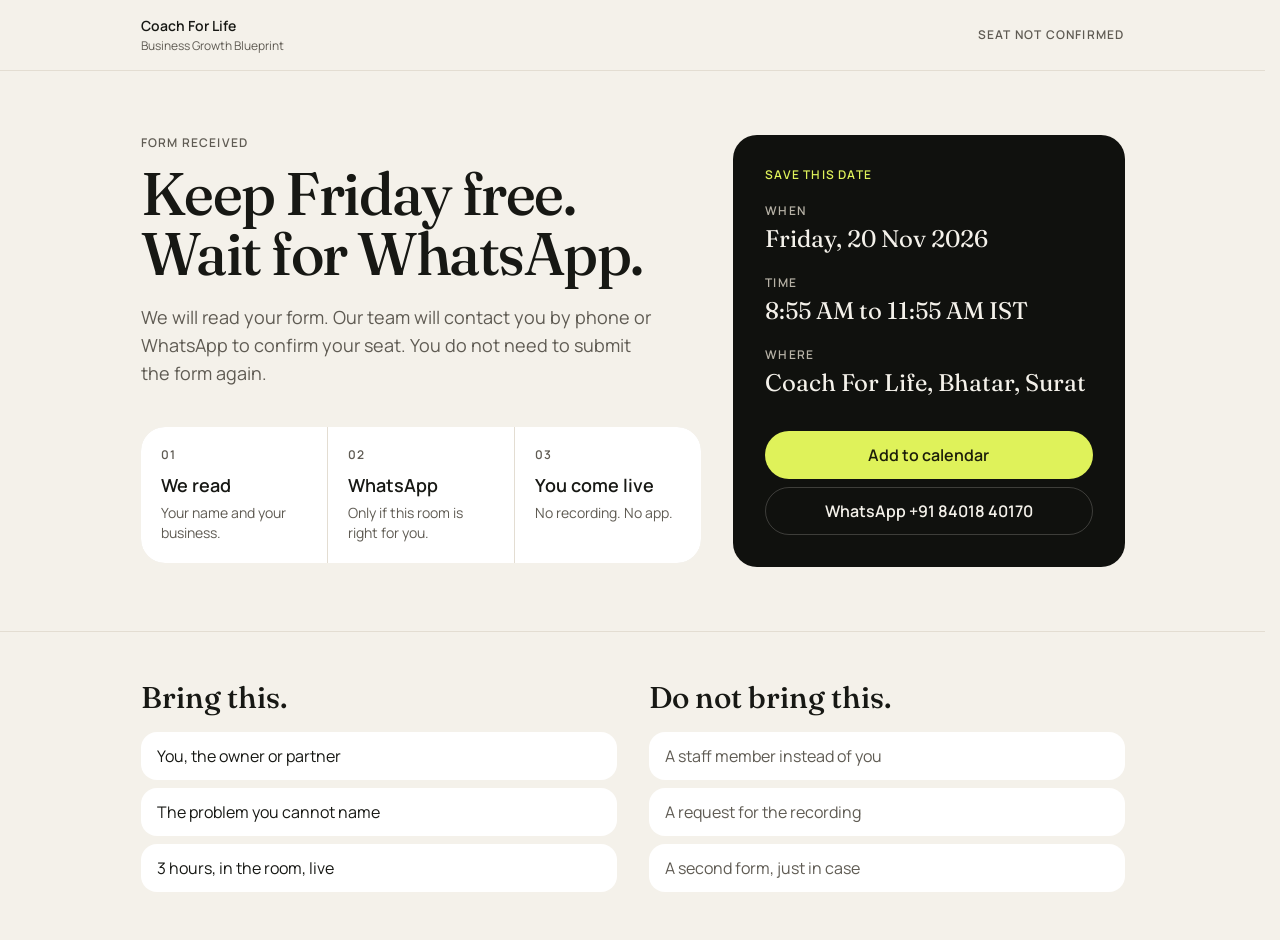
<file: business-growth-blueprint-2/thank-you/index.html>
<!doctype html><html lang="en"><head><meta charset="utf-8"><meta name="viewport" content="width=device-width,initial-scale=1"><title>Registration received | Business Growth Blueprint</title><meta name="description" content="A free live session for business owners with Bhavin J. Shah. Friday, 20 November 2026, 8:55 AM to 11:55 AM IST. Coach For Life, Bhatar, Surat."><link rel="canonical" href="https://www.bhavinjshah.com/business-growth-blueprint-2/thank-you/"><meta name="robots" content="noindex,follow"><meta property="og:title" content="Business Growth Blueprint with Bhavin J. Shah"><meta property="og:description" content="Find where your business is stuck. Free live intro on 20 November 2026 in Surat."><meta property="og:type" content="website"><meta property="og:url" content="https://www.bhavinjshah.com/business-growth-blueprint-2/thank-you/"><meta property="og:image" content="https://www.bhavinjshah.com/business-growth-blueprint-2/media/bhavin.jpg"><meta name="twitter:card" content="summary_large_image"><meta name="theme-color" content="#10110e"><link rel="icon" type="image/png" href="/assets/bhavin-hero-cutout.png"><link rel="preconnect" href="https://fonts.googleapis.com"><link rel="preconnect" href="https://fonts.gstatic.com" crossorigin><link rel="stylesheet" href="https://fonts.googleapis.com/css2?family=Fraunces:opsz,wght@9..144,500;9..144,620&family=Manrope:wght@400;500;600;700&display=swap"><link rel="stylesheet" href="/business-growth-blueprint-2/assets/landing.css?v=20261023"><script defer src="/business-growth-blueprint-2/assets/landing-coach-real.js?v=20261119-background1"></script><link rel="stylesheet" href="/business-growth-blueprint-2/assets/coach-portrait.css?v=20261119-background1"></head><body><div id="root"><main class="min-h-svh bg-bone text-ink"><header class="border-b border-line"><div class="mx-auto flex max-w-5xl items-center justify-between px-5 py-4"><a href="/business-growth-blueprint-2/" class="leading-none"><span class="block text-sm font-semibold">Coach For Life</span><span class="text-xs text-mute">Business Growth Blueprint</span></a><p class="text-xs font-semibold tracking-widest text-mute uppercase">Seat not confirmed</p></div></header><div class="mx-auto grid max-w-5xl gap-8 px-5 py-12 md:grid-cols-12 md:py-16"><div class="md:col-span-7"><p class="text-xs font-semibold tracking-widest text-mute uppercase">Form received</p><h1 class="font-serif mt-3 text-4xl font-medium tracking-tight md:text-6xl">Keep Friday free. Wait for WhatsApp.</h1><p class="mt-5 max-w-lg text-lg text-mute">We will read your form. Our team will contact you by phone or WhatsApp to confirm your seat. You do not need to submit the form again.</p><ol class="mt-10 grid gap-px overflow-hidden rounded-3xl bg-line sm:grid-cols-3"><li class="bg-sheet p-5"><p class="text-xs font-semibold tracking-widest text-mute">01</p><p class="mt-2 text-lg font-semibold">We read</p><p class="mt-1 text-sm text-mute">Your name and your business.</p></li><li class="bg-sheet p-5"><p class="text-xs font-semibold tracking-widest text-mute">02</p><p class="mt-2 text-lg font-semibold">WhatsApp</p><p class="mt-1 text-sm text-mute">Only if this room is right for you.</p></li><li class="bg-sheet p-5"><p class="text-xs font-semibold tracking-widest text-mute">03</p><p class="mt-2 text-lg font-semibold">You come live</p><p class="mt-1 text-sm text-mute">No recording. No app.</p></li></ol></div><aside class="rounded-3xl bg-void p-6 text-bone md:col-span-5 md:p-8"><p class="text-xs font-semibold tracking-widest text-signal uppercase">Save this date</p><dl class="mt-5 grid gap-5"><div><dt class="text-xs font-semibold tracking-widest text-mist uppercase">When</dt><dd class="font-serif mt-1 text-2xl">Friday, 20 Nov 2026</dd></div><div><dt class="text-xs font-semibold tracking-widest text-mist uppercase">Time</dt><dd class="font-serif mt-1 text-2xl">8:55 AM to 11:55 AM IST</dd></div><div><dt class="text-xs font-semibold tracking-widest text-mist uppercase">Where</dt><dd class="font-serif mt-1 text-2xl">Coach For Life, Bhatar, Surat</dd></div></dl><div class="mt-8 grid gap-2"><a href="https://calendar.google.com/calendar/render?action=TEMPLATE&amp;text=Business%20Growth%20Blueprint%20%C2%B7%20Bhavin%20J.%20Shah&amp;dates=20261120T032500Z/20261120T062500Z&amp;location=Coach%20For%20Life%2C%20Bhatar%2C%20Surat&amp;details=Live%20intro%20for%20owners.%20No%20recording.%20WhatsApp%20will%20confirm%20your%20seat." target="_blank" rel="noreferrer" class="inline-flex h-12 items-center justify-center rounded-full bg-signal px-5 font-semibold text-signal-ink">Add to calendar</a><a href="https://wa.me/918401840170" class="inline-flex h-12 items-center justify-center rounded-full border border-bone/20 px-5 font-semibold">WhatsApp +91 84018 40170</a></div></aside></div><section class="border-t border-line"><div class="mx-auto grid max-w-5xl gap-8 px-5 py-12 md:grid-cols-2"><div><h2 class="font-serif text-3xl font-medium">Bring this.</h2><ul class="mt-4 grid gap-2"><li class="rounded-2xl bg-sheet px-4 py-3">You, the owner or partner</li><li class="rounded-2xl bg-sheet px-4 py-3">The problem you cannot name</li><li class="rounded-2xl bg-sheet px-4 py-3">3 hours, in the room, live</li></ul></div><div><h2 class="font-serif text-3xl font-medium">Do not bring this.</h2><ul class="mt-4 grid gap-2"><li class="rounded-2xl bg-sheet px-4 py-3 text-mute">A staff member instead of you</li><li class="rounded-2xl bg-sheet px-4 py-3 text-mute">A request for the recording</li><li class="rounded-2xl bg-sheet px-4 py-3 text-mute">A second form, just in case</li></ul></div></div></section></main></div><noscript><p style="padding:16px">Please enable JavaScript to book a seat, or call <a href="tel:+918401840170">+91 84018 40170</a>.</p></noscript></body></html>
</file>
<file: business-growth-blueprint-2/assets/coach-portrait.css>
.hero-stage {
  background-image:
    linear-gradient(
      115deg,
      color-mix(in srgb, var(--color-void) 90%, transparent) 0%,
      color-mix(in srgb, var(--color-void) 68%, transparent) 46%,
      color-mix(in srgb, var(--color-void) 42%, transparent) 100%
    ),
    url("../media/hero-workshop-real.jpg");
}
.site-brand {
  position: relative;
  display: block;
  flex: 0 0 auto;
  width: 188px;
  aspect-ratio: 937 / 254;
  overflow: hidden;
}
/* Show the supplied logo without its transparent square canvas margins. */
.site-brand img {
  position: absolute;
  width: 115.261473%;
  max-width: none;
  height: auto;
  left: -7.684098%;
  top: -162.992126%;
}
@media (max-width: 767px) {
  .site-brand { width: 160px; }
}
@media (max-width: 359px) {
  .site-brand { width: 120px; }
}
#coach {
  background: #141a2c;
}
.coach-visual {
  position: relative;
  isolation: isolate;
  width: 100%;
  max-width: 480px;
  margin: 0 auto;
}
.coach-portrait-stage {
  position: relative;
  aspect-ratio: 5 / 7;
}
.coach-arch {
  position: absolute;
  z-index: -1;
  inset: 10% 3% 1%;
  border: 1px solid rgba(181, 113, 227, .36);
  border-bottom: 0;
  border-radius: 240px 240px 0 0;
  background: linear-gradient(160deg, rgba(157, 95, 197, .21), rgba(109, 82, 160, .10) 64%, rgba(20, 26, 44, 0));
  mask-image: linear-gradient(#000 82%, transparent);
}
.coach-portrait-window {
  position: absolute;
  inset: 0 3.5% auto;
  aspect-ratio: 2490 / 3770;
  overflow: hidden;
  mask-image: linear-gradient(#000 79%, transparent 99%);
}
.coach-badge {
  position: absolute;
  z-index: 2;
  display: grid;
  grid-template-columns: 37px 1fr;
  align-items: center;
  gap: 11px;
  width: 172px;
  min-height: 83px;
  padding: 13px 14px;
  border: 1px solid rgba(236, 238, 255, .22);
  border-radius: 8px;
  background: linear-gradient(130deg, rgba(244, 244, 255, .10), rgba(244, 244, 255, .045));
  backdrop-filter: blur(18px);
  box-shadow: 0 12px 30px rgba(3, 7, 17, .18);
}
.coach-badge-workshops {
  top: 18%;
  left: -7%;
  border-right: 3px solid #ad82f5;
}
.coach-badge-coaching {
  top: 7%;
  right: -7%;
  border-left: 3px solid #39c79b;
}
.coach-badge-icon {
  display: grid;
  place-items: center;
  width: 37px;
  height: 39px;
  border-radius: 8px;
  background: #8658df;
  color: #fff;
}
.coach-badge-coaching .coach-badge-icon {
  background: #249d78;
}
.coach-badge strong {
  display: block;
  color: #fff;
  font-size: 22px;
  font-weight: 800;
  line-height: 1.15;
}
.coach-badge-label {
  display: block;
  margin-top: 6px;
  color: #71e2b7;
  font-size: 11px;
  font-weight: 700;
  line-height: 1.3;
}
.coach-socials {
  position: absolute;
  z-index: 3;
  top: 55%;
  left: -5%;
  display: grid;
  gap: 7px;
  padding: 9px;
  border: 1px solid rgba(236, 238, 255, .20);
  border-right: 2px solid #ad82f5;
  border-radius: 8px;
  background: rgba(244, 244, 255, .07);
  backdrop-filter: blur(16px);
}
.coach-socials a {
  display: grid;
  place-items: center;
  width: 34px;
  height: 34px;
  border-radius: 6px;
  color: #eff0f8;
  background: rgba(255, 255, 255, .10);
  transition: background .18s ease, color .18s ease;
}
.coach-socials a:hover {
  color: #fff;
  background: rgba(173, 130, 245, .35);
}
.coach-identity {
  position: relative;
  z-index: 3;
  margin-top: -10px;
  text-align: center;
}
.coach-identity > span {
  display: block;
  color: #d0cddd;
  font-size: 10px;
  font-weight: 500;
  text-transform: uppercase;
}
.coach-identity > strong {
  display: block;
  margin-top: 6px;
  color: #fff;
  font-size: 23px;
  font-weight: 750;
  line-height: 1.3;
}
.coach-identity > small {
  display: block;
  margin-top: 7px;
  color: #aaaabd;
  font-size: 11px;
}
.coach-facts {
  display: flex;
  gap: 35px;
  margin-top: 30px;
  padding-top: 23px;
  border-top: 1px solid rgba(236, 238, 255, .15);
}
.coach-facts > div + div {
  border-left: 1px solid rgba(236, 238, 255, .15);
  padding-left: 35px;
}
@media (min-width: 768px) and (max-width: 1100px) {
  .coach-badge { width: 132px; gap: 8px; padding: 11px 10px; grid-template-columns: 32px 1fr; }
  .coach-badge-icon { width: 32px; height: 35px; }
  .coach-badge-workshops { top: 60%; left: -2%; }
  .coach-badge-coaching { top: 43%; right: -3%; }
  .coach-badge strong { font-size: 18px; }
  .coach-badge-label { font-size: 10px; }
  .coach-socials { top: 78%; left: -2%; }
}
@media (max-width: 767px) {
  .coach-visual { max-width: 410px; }
  .coach-badge { width: 148px; min-height: 77px; gap: 8px; padding: 11px 12px; }
  .coach-badge-workshops { top: 55%; left: 0; }
  .coach-badge-coaching { top: 38%; right: 0; }
  .coach-badge strong { font-size: 20px; }
  .coach-socials { top: 72%; left: 0; display: flex; padding: 6px; }
  .coach-identity { margin-top: -8px; }
}
@media (max-width: 359px) {
  .coach-badge { width: 132px; padding: 10px; gap: 7px; grid-template-columns: 32px 1fr; }
  .coach-badge-icon { width: 32px; height: 35px; }
  .coach-badge strong { font-size: 18px; }
  .coach-badge-label { font-size: 10px; }
}
@media (prefers-reduced-motion: reduce) {
  .coach-socials a { transition: none; }
}
</file>
<file: business-growth-blueprint-2/assets/landing.css>
/*! tailwindcss v4.3.3 | MIT License | https://tailwindcss.com */
@layer properties{@supports (((-webkit-hyphens:none)) and (not (margin-trim:inline))) or ((-moz-orient:inline) and (not (color:rgb(from red r g b)))){*,:before,:after,::backdrop{--tw-scale-x:1;--tw-scale-y:1;--tw-scale-z:1;--tw-rotate-x:initial;--tw-rotate-y:initial;--tw-rotate-z:initial;--tw-skew-x:initial;--tw-skew-y:initial;--tw-space-y-reverse:0;--tw-border-style:solid;--tw-gradient-position:initial;--tw-gradient-from:#0000;--tw-gradient-via:#0000;--tw-gradient-to:#0000;--tw-gradient-stops:initial;--tw-gradient-via-stops:initial;--tw-gradient-from-position:0%;--tw-gradient-via-position:50%;--tw-gradient-to-position:100%;--tw-leading:initial;--tw-font-weight:initial;--tw-tracking:initial;--tw-ordinal:initial;--tw-slashed-zero:initial;--tw-numeric-figure:initial;--tw-numeric-spacing:initial;--tw-numeric-fraction:initial;--tw-shadow:0 0 #0000;--tw-shadow-color:initial;--tw-shadow-alpha:100%;--tw-inset-shadow:0 0 #0000;--tw-inset-shadow-color:initial;--tw-inset-shadow-alpha:100%;--tw-ring-color:initial;--tw-ring-shadow:0 0 #0000;--tw-inset-ring-color:initial;--tw-inset-ring-shadow:0 0 #0000;--tw-ring-inset:initial;--tw-ring-offset-width:0px;--tw-ring-offset-color:#fff;--tw-ring-offset-shadow:0 0 #0000;--tw-outline-style:solid;--tw-blur:initial;--tw-brightness:initial;--tw-contrast:initial;--tw-grayscale:initial;--tw-hue-rotate:initial;--tw-invert:initial;--tw-opacity:initial;--tw-saturate:initial;--tw-sepia:initial;--tw-drop-shadow:initial;--tw-drop-shadow-color:initial;--tw-drop-shadow-alpha:100%;--tw-drop-shadow-size:initial;--tw-backdrop-blur:initial;--tw-backdrop-brightness:initial;--tw-backdrop-contrast:initial;--tw-backdrop-grayscale:initial;--tw-backdrop-hue-rotate:initial;--tw-backdrop-invert:initial;--tw-backdrop-opacity:initial;--tw-backdrop-saturate:initial;--tw-backdrop-sepia:initial;--tw-duration:initial;--tw-ease:initial;--tw-content:"";--tw-translate-x:0;--tw-translate-y:0;--tw-translate-z:0}}}@layer theme{:root,:host{--font-sans:"Manrope", system-ui, sans-serif;--font-serif:"Fraunces", Georgia, serif;--font-mono:ui-monospace, SFMono-Regular, Menlo, Monaco, Consolas, "Liberation Mono", "Courier New", monospace;--color-red-500:oklch(63.7% .237 25.331);--color-zinc-50:oklch(98.5% 0 none);--color-zinc-400:oklch(70.5% .015 286.067);--color-zinc-500:oklch(55.2% .016 285.938);--color-zinc-900:oklch(21% .006 285.885);--color-zinc-950:oklch(14.1% .005 285.823);--color-neutral-100:oklch(97% 0 none);--color-neutral-300:oklch(87% 0 none);--color-neutral-500:oklch(55.6% 0 none);--color-neutral-700:oklch(37.1% 0 none);--color-neutral-900:oklch(20.5% 0 none);--color-black:#000;--color-white:#fff;--spacing:.25rem;--container-sm:24rem;--container-md:28rem;--container-lg:32rem;--container-xl:36rem;--container-3xl:48rem;--container-5xl:64rem;--container-6xl:72rem;--text-xs:.75rem;--text-xs--line-height:calc(1 / .75);--text-sm:.875rem;--text-sm--line-height:calc(1.25 / .875);--text-base:1rem;--text-base--line-height:calc(1.5 / 1);--text-lg:1.125rem;--text-lg--line-height:calc(1.75 / 1.125);--text-xl:1.25rem;--text-xl--line-height:calc(1.75 / 1.25);--text-2xl:1.5rem;--text-2xl--line-height:calc(2 / 1.5);--text-3xl:1.875rem;--text-3xl--line-height:calc(2.25 / 1.875);--text-4xl:2.25rem;--text-4xl--line-height:calc(2.5 / 2.25);--text-5xl:3rem;--text-5xl--line-height:1;--text-6xl:3.75rem;--text-6xl--line-height:1;--text-7xl:4.5rem;--text-7xl--line-height:1;--font-weight-medium:500;--font-weight-semibold:600;--tracking-tight:-.025em;--tracking-wide:.025em;--tracking-widest:.1em;--leading-tight:1.25;--leading-snug:1.375;--leading-normal:1.5;--leading-relaxed:1.625;--radius-xs:.125rem;--radius-sm:.25rem;--radius-md:.375rem;--radius-lg:.5rem;--radius-xl:.75rem;--radius-2xl:1rem;--radius-3xl:1.5rem;--ease-out:cubic-bezier(0, 0, .2, 1);--ease-in-out:cubic-bezier(.4, 0, .2, 1);--animate-pulse:pulse 2s cubic-bezier(.4, 0, .6, 1) infinite;--blur-sm:8px;--blur-xl:24px;--default-transition-duration:.15s;--default-transition-timing-function:cubic-bezier(.4, 0, .2, 1);--default-font-family:var(--font-sans);--default-mono-font-family:var(--font-mono);--color-void:#10110e;--color-bone:#f4f1ea;--color-ink:#171814;--color-mute:#5f5b53;--color-mist:#b7b2a6;--color-line:#e3ddd2;--color-signal:#dff25a;--color-signal-ink:#1c1e0a;--color-sheet:#fff}}@layer base{*,:after,:before,::backdrop{box-sizing:border-box;border:0 solid;margin:0;padding:0}::file-selector-button{box-sizing:border-box;border:0 solid;margin:0;padding:0}html,:host{-webkit-text-size-adjust:100%;tab-size:4;line-height:1.5;font-family:var(--default-font-family,-apple-system, BlinkMacSystemFont, "Segoe UI", Roboto, "Helvetica Neue", "Noto Sans", Arial, sans-serif, "Apple Color Emoji", "Segoe UI Emoji", "Segoe UI Symbol", "Noto Color Emoji");font-feature-settings:var(--default-font-feature-settings,normal);font-variation-settings:var(--default-font-variation-settings,normal);-webkit-tap-highlight-color:transparent}hr{height:0;color:inherit;border-top-width:1px}abbr:where([title]){-webkit-text-decoration:underline dotted;text-decoration:underline dotted}h1,h2,h3,h4,h5,h6{font-size:inherit;font-weight:inherit}a{color:inherit;-webkit-text-decoration:inherit;-webkit-text-decoration:inherit;-webkit-text-decoration:inherit;-webkit-text-decoration:inherit;text-decoration:inherit}b,strong{font-weight:bolder}code,kbd,samp,pre{font-family:var(--default-mono-font-family,ui-monospace, SFMono-Regular, Menlo, Monaco, Consolas, "Liberation Mono", "Courier New", monospace);font-feature-settings:var(--default-mono-font-feature-settings,normal);font-variation-settings:var(--default-mono-font-variation-settings,normal);font-size:1em}small{font-size:80%}sub,sup{vertical-align:baseline;font-size:75%;line-height:0;position:relative}sub{bottom:-.25em}sup{top:-.5em}table{text-indent:0;border-color:inherit;border-collapse:collapse}:-moz-focusring:where(:not(iframe)){outline:auto}progress{vertical-align:baseline}summary{display:list-item}ol,ul,menu{list-style:none}img,svg,video,canvas,audio,iframe,embed,object{vertical-align:middle;display:block}img,video{max-width:100%;height:auto}button,input,select,optgroup,textarea{font:inherit;font-feature-settings:inherit;font-variation-settings:inherit;letter-spacing:inherit;color:inherit;opacity:1;background-color:#0000;border-radius:0}::file-selector-button{font:inherit;font-feature-settings:inherit;font-variation-settings:inherit;letter-spacing:inherit;color:inherit;opacity:1;background-color:#0000;border-radius:0}:where(select:is([multiple],[size])) optgroup{font-weight:bolder}:where(select:is([multiple],[size])) optgroup option{padding-inline-start:20px}::file-selector-button{margin-inline-end:4px}::placeholder{opacity:1}@supports (not ((-webkit-appearance:-apple-pay-button))) or (contain-intrinsic-size:1px){::placeholder{color:currentColor}@supports (color:color-mix(in lab, red, red)){::placeholder{color:color-mix(in oklab, currentcolor 50%, transparent)}}}textarea{resize:vertical}::-webkit-search-decoration{-webkit-appearance:none}::-webkit-date-and-time-value{min-height:1lh;text-align:inherit}::-webkit-datetime-edit{display:inline-flex}::-webkit-datetime-edit-fields-wrapper{padding:0}::-webkit-datetime-edit{padding-block:0}::-webkit-datetime-edit-year-field{padding-block:0}::-webkit-datetime-edit-month-field{padding-block:0}::-webkit-datetime-edit-day-field{padding-block:0}::-webkit-datetime-edit-hour-field{padding-block:0}::-webkit-datetime-edit-minute-field{padding-block:0}::-webkit-datetime-edit-second-field{padding-block:0}::-webkit-datetime-edit-millisecond-field{padding-block:0}::-webkit-datetime-edit-meridiem-field{padding-block:0}::-webkit-calendar-picker-indicator{line-height:1}:-moz-ui-invalid{box-shadow:none}button,input:where([type=button],[type=reset],[type=submit]){appearance:button}::file-selector-button{appearance:button}::-webkit-inner-spin-button{height:auto}::-webkit-outer-spin-button{height:auto}[hidden]:where(:not([hidden=until-found])){display:none!important}html{scroll-behavior:smooth;-webkit-font-smoothing:antialiased;-moz-osx-font-smoothing:grayscale}body{background:var(--color-bone);color:var(--color-ink);font-family:var(--font-sans)}button:not(:disabled),[role=button]:not(:disabled){cursor:pointer}h1,h2,h3{text-wrap:balance}p{text-wrap:pretty}::selection{background:var(--color-signal);color:var(--color-signal-ink)}}@layer components;@layer utilities{.collapse{visibility:collapse}.invisible{visibility:hidden}.visible{visibility:visible}.absolute{position:absolute}.fixed{position:fixed}.relative{position:relative}.static{position:static}.sticky{position:sticky}.inset-0{inset:0}.inset-x-0{inset-inline:0}.top-0{top:0}.right-1{right:var(--spacing)}.right-2{right:calc(var(--spacing) * 2)}.right-3{right:calc(var(--spacing) * 3)}.right-4{right:calc(var(--spacing) * 4)}.bottom-0{bottom:0}.bottom-3{bottom:calc(var(--spacing) * 3)}.left-1{left:var(--spacing)}.left-2{left:calc(var(--spacing) * 2)}.left-3{left:calc(var(--spacing) * 3)}.left-4{left:calc(var(--spacing) * 4)}.z-40{z-index:40}.z-50{z-index:50}.container{width:100%}@media (width>=40rem){.container{max-width:40rem}}@media (width>=48rem){.container{max-width:48rem}}@media (width>=64rem){.container{max-width:64rem}}@media (width>=80rem){.container{max-width:80rem}}@media (width>=96rem){.container{max-width:96rem}}.mx-auto{margin-inline:auto}.mt-0\.5{margin-top:calc(var(--spacing) * .5)}.mt-1{margin-top:var(--spacing)}.mt-2{margin-top:calc(var(--spacing) * 2)}.mt-3{margin-top:calc(var(--spacing) * 3)}.mt-4{margin-top:calc(var(--spacing) * 4)}.mt-5{margin-top:calc(var(--spacing) * 5)}.mt-6{margin-top:calc(var(--spacing) * 6)}.mt-8{margin-top:calc(var(--spacing) * 8)}.mt-10{margin-top:calc(var(--spacing) * 10)}.mb-5{margin-bottom:calc(var(--spacing) * 5)}.ml-px{margin-left:1px}.line-clamp-2{-webkit-line-clamp:2;-webkit-box-orient:vertical;display:-webkit-box;overflow:hidden}.block{display:block}.flex{display:flex}.grid{display:grid}.hidden{display:none}.inline{display:inline}.inline-flex{display:inline-flex}.table{display:table}.aspect-\[3\/4\]{aspect-ratio:3/4}.aspect-\[4\/5\]{aspect-ratio:4/5}.aspect-\[6\/4\]{aspect-ratio:6/4}.size-3\.5{width:calc(var(--spacing) * 3.5);height:calc(var(--spacing) * 3.5)}.size-4{width:calc(var(--spacing) * 4);height:calc(var(--spacing) * 4)}.size-5{width:calc(var(--spacing) * 5);height:calc(var(--spacing) * 5)}.size-6{width:calc(var(--spacing) * 6);height:calc(var(--spacing) * 6)}.size-10{width:calc(var(--spacing) * 10);height:calc(var(--spacing) * 10)}.size-12{width:calc(var(--spacing) * 12);height:calc(var(--spacing) * 12)}.size-14{width:calc(var(--spacing) * 14);height:calc(var(--spacing) * 14)}.h-1{height:var(--spacing)}.h-8{height:calc(var(--spacing) * 8)}.h-11{height:calc(var(--spacing) * 11)}.h-12{height:calc(var(--spacing) * 12)}.max-h-\[92svh\]{max-height:92svh}.min-h-16{min-height:calc(var(--spacing) * 16)}.min-h-screen{min-height:100vh}.min-h-svh{min-height:100svh}.w-8{width:calc(var(--spacing) * 8)}.w-full{width:100%}.max-w-3xl{max-width:var(--container-3xl)}.max-w-5xl{max-width:var(--container-5xl)}.max-w-6xl{max-width:var(--container-6xl)}.max-w-lg{max-width:var(--container-lg)}.max-w-md{max-width:var(--container-md)}.max-w-sm{max-width:var(--container-sm)}.max-w-xl{max-width:var(--container-xl)}.flex-1{flex:1}.shrink{flex-shrink:1}.shrink-0{flex-shrink:0}.scale-100{--tw-scale-x:100%;--tw-scale-y:100%;--tw-scale-z:100%;scale:var(--tw-scale-x) var(--tw-scale-y)}.scale-\[0\.25\]{scale:.25}.transform{transform:var(--tw-rotate-x,) var(--tw-rotate-y,) var(--tw-rotate-z,) var(--tw-skew-x,) var(--tw-skew-y,)}.animate-pulse{animation:var(--animate-pulse)}.cursor-pointer{cursor:pointer}.resize{resize:both}.grid-cols-2{grid-template-columns:repeat(2,minmax(0,1fr))}.grid-cols-3{grid-template-columns:repeat(3,minmax(0,1fr))}.flex-col{flex-direction:column}.flex-wrap{flex-wrap:wrap}.place-items-center{place-items:center}.items-center{align-items:center}.items-end{align-items:flex-end}.items-start{align-items:flex-start}.justify-between{justify-content:space-between}.justify-center{justify-content:center}.justify-end{justify-content:flex-end}.gap-1{gap:var(--spacing)}.gap-1\.5{gap:calc(var(--spacing) * 1.5)}.gap-2{gap:calc(var(--spacing) * 2)}.gap-3{gap:calc(var(--spacing) * 3)}.gap-4{gap:calc(var(--spacing) * 4)}.gap-5{gap:calc(var(--spacing) * 5)}.gap-6{gap:calc(var(--spacing) * 6)}.gap-8{gap:calc(var(--spacing) * 8)}.gap-10{gap:calc(var(--spacing) * 10)}.gap-px{gap:1px}:where(.space-y-3>:not(:last-child)){--tw-space-y-reverse:0;margin-block-start:calc(calc(var(--spacing) * 3) * var(--tw-space-y-reverse));margin-block-end:calc(calc(var(--spacing) * 3) * calc(1 - var(--tw-space-y-reverse)))}.truncate{text-overflow:ellipsis;white-space:nowrap;overflow:hidden}.overflow-hidden{overflow:hidden}.overflow-y-auto{overflow-y:auto}.rounded{border-radius:.25rem}.rounded-2xl{border-radius:var(--radius-2xl)}.rounded-3xl{border-radius:var(--radius-3xl)}.rounded-full{border-radius:2147483647px}.rounded-lg{border-radius:var(--radius-lg)}.rounded-md{border-radius:var(--radius-md)}.rounded-xl{border-radius:var(--radius-xl)}.border{border-style:var(--tw-border-style);border-width:1px}.border-t{border-top-style:var(--tw-border-style);border-top-width:1px}.border-b{border-bottom-style:var(--tw-border-style);border-bottom-width:1px}.border-bone\/15{border-color:#f4f1ea26}@supports (color:color-mix(in lab, red, red)){.border-bone\/15{border-color:color-mix(in oklab, var(--color-bone) 15%, transparent)}}.border-bone\/20{border-color:#f4f1ea33}@supports (color:color-mix(in lab, red, red)){.border-bone\/20{border-color:color-mix(in oklab, var(--color-bone) 20%, transparent)}}.border-line{border-color:var(--color-line)}.border-neutral-300{border-color:var(--color-neutral-300)}.border-white\/10{border-color:#ffffff1a}@supports (color:color-mix(in lab, red, red)){.border-white\/10{border-color:color-mix(in oklab, var(--color-white) 10%, transparent)}}.bg-black{background-color:var(--color-black)}.bg-black\/10{background-color:#0000001a}@supports (color:color-mix(in lab, red, red)){.bg-black\/10{background-color:color-mix(in oklab, var(--color-black) 10%, transparent)}}.bg-bone{background-color:var(--color-bone)}.bg-bone\/15{background-color:#f4f1ea26}@supports (color:color-mix(in lab, red, red)){.bg-bone\/15{background-color:color-mix(in oklab, var(--color-bone) 15%, transparent)}}.bg-bone\/20{background-color:#f4f1ea33}@supports (color:color-mix(in lab, red, red)){.bg-bone\/20{background-color:color-mix(in oklab, var(--color-bone) 20%, transparent)}}.bg-bone\/95{background-color:#f4f1eaf2}@supports (color:color-mix(in lab, red, red)){.bg-bone\/95{background-color:color-mix(in oklab, var(--color-bone) 95%, transparent)}}.bg-line{background-color:var(--color-line)}.bg-sheet{background-color:var(--color-sheet)}.bg-signal{background-color:var(--color-signal)}.bg-void{background-color:var(--color-void)}.bg-void\/40{background-color:#10110e66}@supports (color:color-mix(in lab, red, red)){.bg-void\/40{background-color:color-mix(in oklab, var(--color-void) 40%, transparent)}}.bg-void\/45{background-color:#10110e73}@supports (color:color-mix(in lab, red, red)){.bg-void\/45{background-color:color-mix(in oklab, var(--color-void) 45%, transparent)}}.bg-void\/60{background-color:#10110e99}@supports (color:color-mix(in lab, red, red)){.bg-void\/60{background-color:color-mix(in oklab, var(--color-void) 60%, transparent)}}.bg-void\/70{background-color:#10110eb3}@supports (color:color-mix(in lab, red, red)){.bg-void\/70{background-color:color-mix(in oklab, var(--color-void) 70%, transparent)}}.bg-zinc-50{background-color:var(--color-zinc-50)}.bg-gradient-to-t{--tw-gradient-position:to top in oklab;background-image:linear-gradient(var(--tw-gradient-stops))}.from-void{--tw-gradient-from:var(--color-void);--tw-gradient-stops:var(--tw-gradient-via-stops,var(--tw-gradient-position), var(--tw-gradient-from) var(--tw-gradient-from-position), var(--tw-gradient-to) var(--tw-gradient-to-position))}.via-void\/80{--tw-gradient-via:#10110ecc}@supports (color:color-mix(in lab, red, red)){.via-void\/80{--tw-gradient-via:color-mix(in oklab, var(--color-void) 80%, transparent)}}.via-void\/80{--tw-gradient-via-stops:var(--tw-gradient-position), var(--tw-gradient-from) var(--tw-gradient-from-position), var(--tw-gradient-via) var(--tw-gradient-via-position), var(--tw-gradient-to) var(--tw-gradient-to-position);--tw-gradient-stops:var(--tw-gradient-via-stops)}.to-transparent{--tw-gradient-to:transparent;--tw-gradient-stops:var(--tw-gradient-via-stops,var(--tw-gradient-position), var(--tw-gradient-from) var(--tw-gradient-from-position), var(--tw-gradient-to) var(--tw-gradient-to-position))}.object-cover{object-fit:cover}.object-top{object-position:top}.p-2{padding:calc(var(--spacing) * 2)}.p-3{padding:calc(var(--spacing) * 3)}.p-4{padding:calc(var(--spacing) * 4)}.p-5{padding:calc(var(--spacing) * 5)}.p-6{padding:calc(var(--spacing) * 6)}.p-8{padding:calc(var(--spacing) * 8)}.p-\[16px\]{padding:16px}.px-3{padding-inline:calc(var(--spacing) * 3)}.px-4{padding-inline:calc(var(--spacing) * 4)}.px-5{padding-inline:calc(var(--spacing) * 5)}.px-6{padding-inline:calc(var(--spacing) * 6)}.py-2{padding-block:calc(var(--spacing) * 2)}.py-3{padding-block:calc(var(--spacing) * 3)}.py-4{padding-block:calc(var(--spacing) * 4)}.py-5{padding-block:calc(var(--spacing) * 5)}.py-8{padding-block:calc(var(--spacing) * 8)}.py-10{padding-block:calc(var(--spacing) * 10)}.py-12{padding-block:calc(var(--spacing) * 12)}.py-14{padding-block:calc(var(--spacing) * 14)}.py-16{padding-block:calc(var(--spacing) * 16)}.pt-4{padding-top:calc(var(--spacing) * 4)}.pt-20{padding-top:calc(var(--spacing) * 20)}.pt-28{padding-top:calc(var(--spacing) * 28)}.pr-3\.5{padding-right:calc(var(--spacing) * 3.5)}.pb-2{padding-bottom:calc(var(--spacing) * 2)}.pb-4{padding-bottom:calc(var(--spacing) * 4)}.pb-5{padding-bottom:calc(var(--spacing) * 5)}.pb-14{padding-bottom:calc(var(--spacing) * 14)}.pb-16{padding-bottom:calc(var(--spacing) * 16)}.pb-24{padding-bottom:calc(var(--spacing) * 24)}.pl-4{padding-left:calc(var(--spacing) * 4)}.text-center{text-align:center}.text-left{text-align:left}.font-serif{font-family:var(--font-serif)}.text-2xl{font-size:var(--text-2xl);line-height:var(--tw-leading,var(--text-2xl--line-height))}.text-3xl{font-size:var(--text-3xl);line-height:var(--tw-leading,var(--text-3xl--line-height))}.text-4xl{font-size:var(--text-4xl);line-height:var(--tw-leading,var(--text-4xl--line-height))}.text-5xl{font-size:var(--text-5xl);line-height:var(--tw-leading,var(--text-5xl--line-height))}.text-base{font-size:var(--text-base);line-height:var(--tw-leading,var(--text-base--line-height))}.text-lg{font-size:var(--text-lg);line-height:var(--tw-leading,var(--text-lg--line-height))}.text-sm{font-size:var(--text-sm);line-height:var(--tw-leading,var(--text-sm--line-height))}.text-xl{font-size:var(--text-xl);line-height:var(--tw-leading,var(--text-xl--line-height))}.text-xs{font-size:var(--text-xs);line-height:var(--tw-leading,var(--text-xs--line-height))}.text-\[13px\]{font-size:13px}.leading-none{--tw-leading:1;line-height:1}.leading-relaxed{--tw-leading:var(--leading-relaxed);line-height:var(--leading-relaxed)}.leading-snug{--tw-leading:var(--leading-snug);line-height:var(--leading-snug)}.leading-tight{--tw-leading:var(--leading-tight);line-height:var(--leading-tight)}.font-medium{--tw-font-weight:var(--font-weight-medium);font-weight:var(--font-weight-medium)}.font-semibold{--tw-font-weight:var(--font-weight-semibold);font-weight:var(--font-weight-semibold)}.tracking-tight{--tw-tracking:var(--tracking-tight);letter-spacing:var(--tracking-tight)}.tracking-wide{--tw-tracking:var(--tracking-wide);letter-spacing:var(--tracking-wide)}.tracking-widest{--tw-tracking:var(--tracking-widest);letter-spacing:var(--tracking-widest)}.text-balance{text-wrap:balance}.text-wrap{text-wrap:wrap}.break-words{overflow-wrap:break-word}.text-bone{color:var(--color-bone)}.text-bone\/90{color:#f4f1eae6}@supports (color:color-mix(in lab, red, red)){.text-bone\/90{color:color-mix(in oklab, var(--color-bone) 90%, transparent)}}.text-ink{color:var(--color-ink)}.text-mist{color:var(--color-mist)}.text-mute{color:var(--color-mute)}.text-neutral-500{color:var(--color-neutral-500)}.text-red-500{color:var(--color-red-500)}.text-signal{color:var(--color-signal)}.text-signal-ink{color:var(--color-signal-ink)}.text-white{color:var(--color-white)}.text-zinc-500{color:var(--color-zinc-500)}.text-zinc-900{color:var(--color-zinc-900)}.uppercase{text-transform:uppercase}.tabular-nums{--tw-numeric-spacing:tabular-nums;font-variant-numeric:var(--tw-ordinal,) var(--tw-slashed-zero,) var(--tw-numeric-figure,) var(--tw-numeric-spacing,) var(--tw-numeric-fraction,)}.line-through{text-decoration-line:line-through}.decoration-signal\/70{text-decoration-color:#dff25ab3}@supports (color:color-mix(in lab, red, red)){.decoration-signal\/70{-webkit-text-decoration-color:color-mix(in oklab, var(--color-signal) 70%, transparent);-webkit-text-decoration-color:color-mix(in oklab, var(--color-signal) 70%, transparent);-webkit-text-decoration-color:color-mix(in oklab, var(--color-signal) 70%, transparent);text-decoration-color:color-mix(in oklab, var(--color-signal) 70%, transparent)}}.underline-offset-4{text-underline-offset:4px}.antialiased{-webkit-font-smoothing:antialiased;-moz-osx-font-smoothing:grayscale}.opacity-0{opacity:0}.opacity-70{opacity:.7}.opacity-100{opacity:1}.shadow{--tw-shadow:0 1px 3px 0 var(--tw-shadow-color,#0000001a), 0 1px 2px -1px var(--tw-shadow-color,#0000001a);box-shadow:var(--tw-inset-shadow), var(--tw-inset-ring-shadow), var(--tw-ring-offset-shadow), var(--tw-ring-shadow), var(--tw-shadow)}.ring{--tw-ring-shadow:var(--tw-ring-inset,) 0 0 0 calc(1px + var(--tw-ring-offset-width)) var(--tw-ring-color,currentcolor);box-shadow:var(--tw-inset-shadow), var(--tw-inset-ring-shadow), var(--tw-ring-offset-shadow), var(--tw-ring-shadow), var(--tw-shadow)}.outline,.outline-1{outline-style:var(--tw-outline-style);outline-width:1px}.-outline-offset-1{outline-offset:calc(1px * -1)}.outline-black\/10{outline-color:#0000001a}@supports (color:color-mix(in lab, red, red)){.outline-black\/10{outline-color:color-mix(in oklab, var(--color-black) 10%, transparent)}}.blur{--tw-blur:blur(8px);filter:var(--tw-blur,) var(--tw-brightness,) var(--tw-contrast,) var(--tw-grayscale,) var(--tw-hue-rotate,) var(--tw-invert,) var(--tw-saturate,) var(--tw-sepia,) var(--tw-drop-shadow,)}.blur-\[4px\]{--tw-blur:blur(4px);filter:var(--tw-blur,) var(--tw-brightness,) var(--tw-contrast,) var(--tw-grayscale,) var(--tw-hue-rotate,) var(--tw-invert,) var(--tw-saturate,) var(--tw-sepia,) var(--tw-drop-shadow,)}.blur-none{--tw-blur: ;filter:var(--tw-blur,) var(--tw-brightness,) var(--tw-contrast,) var(--tw-grayscale,) var(--tw-hue-rotate,) var(--tw-invert,) var(--tw-saturate,) var(--tw-sepia,) var(--tw-drop-shadow,)}.grayscale{--tw-grayscale:grayscale(100%);filter:var(--tw-blur,) var(--tw-brightness,) var(--tw-contrast,) var(--tw-grayscale,) var(--tw-hue-rotate,) var(--tw-invert,) var(--tw-saturate,) var(--tw-sepia,) var(--tw-drop-shadow,)}.invert{--tw-invert:invert(100%);filter:var(--tw-blur,) var(--tw-brightness,) var(--tw-contrast,) var(--tw-grayscale,) var(--tw-hue-rotate,) var(--tw-invert,) var(--tw-saturate,) var(--tw-sepia,) var(--tw-drop-shadow,)}.sepia{--tw-sepia:sepia(100%);filter:var(--tw-blur,) var(--tw-brightness,) var(--tw-contrast,) var(--tw-grayscale,) var(--tw-hue-rotate,) var(--tw-invert,) var(--tw-saturate,) var(--tw-sepia,) var(--tw-drop-shadow,)}.filter{filter:var(--tw-blur,) var(--tw-brightness,) var(--tw-contrast,) var(--tw-grayscale,) var(--tw-hue-rotate,) var(--tw-invert,) var(--tw-saturate,) var(--tw-sepia,) var(--tw-drop-shadow,)}.backdrop-blur{--tw-backdrop-blur:blur(8px);-webkit-backdrop-filter:var(--tw-backdrop-blur,) var(--tw-backdrop-brightness,) var(--tw-backdrop-contrast,) var(--tw-backdrop-grayscale,) var(--tw-backdrop-hue-rotate,) var(--tw-backdrop-invert,) var(--tw-backdrop-opacity,) var(--tw-backdrop-saturate,) var(--tw-backdrop-sepia,);backdrop-filter:var(--tw-backdrop-blur,) var(--tw-backdrop-brightness,) var(--tw-backdrop-contrast,) var(--tw-backdrop-grayscale,) var(--tw-backdrop-hue-rotate,) var(--tw-backdrop-invert,) var(--tw-backdrop-opacity,) var(--tw-backdrop-saturate,) var(--tw-backdrop-sepia,)}.backdrop-blur-sm{--tw-backdrop-blur:blur(var(--blur-sm));-webkit-backdrop-filter:var(--tw-backdrop-blur,) var(--tw-backdrop-brightness,) var(--tw-backdrop-contrast,) var(--tw-backdrop-grayscale,) var(--tw-backdrop-hue-rotate,) var(--tw-backdrop-invert,) var(--tw-backdrop-opacity,) var(--tw-backdrop-saturate,) var(--tw-backdrop-sepia,);backdrop-filter:var(--tw-backdrop-blur,) var(--tw-backdrop-brightness,) var(--tw-backdrop-contrast,) var(--tw-backdrop-grayscale,) var(--tw-backdrop-hue-rotate,) var(--tw-backdrop-invert,) var(--tw-backdrop-opacity,) var(--tw-backdrop-saturate,) var(--tw-backdrop-sepia,)}.backdrop-blur-xl{--tw-backdrop-blur:blur(var(--blur-xl));-webkit-backdrop-filter:var(--tw-backdrop-blur,) var(--tw-backdrop-brightness,) var(--tw-backdrop-contrast,) var(--tw-backdrop-grayscale,) var(--tw-backdrop-hue-rotate,) var(--tw-backdrop-invert,) var(--tw-backdrop-opacity,) var(--tw-backdrop-saturate,) var(--tw-backdrop-sepia,);backdrop-filter:var(--tw-backdrop-blur,) var(--tw-backdrop-brightness,) var(--tw-backdrop-contrast,) var(--tw-backdrop-grayscale,) var(--tw-backdrop-hue-rotate,) var(--tw-backdrop-invert,) var(--tw-backdrop-opacity,) var(--tw-backdrop-saturate,) var(--tw-backdrop-sepia,)}.transition{transition-property:color,background-color,border-color,outline-color,text-decoration-color,fill,stroke,--tw-gradient-from,--tw-gradient-via,--tw-gradient-to,opacity,box-shadow,transform,translate,scale,rotate,filter,-webkit-backdrop-filter,backdrop-filter,display,content-visibility,overlay,pointer-events;transition-timing-function:var(--tw-ease,var(--default-transition-timing-function));transition-duration:var(--tw-duration,var(--default-transition-duration))}.transition-\[box-shadow\]{transition-property:box-shadow;transition-timing-function:var(--tw-ease,var(--default-transition-timing-function));transition-duration:var(--tw-duration,var(--default-transition-duration))}.transition-\[opacity\,filter\,scale\]{transition-property:opacity,filter,scale;transition-timing-function:var(--tw-ease,var(--default-transition-timing-function));transition-duration:var(--tw-duration,var(--default-transition-duration))}.transition-\[scale\,background-color\]{transition-property:scale,background-color;transition-timing-function:var(--tw-ease,var(--default-transition-timing-function));transition-duration:var(--tw-duration,var(--default-transition-duration))}.transition-\[scale\,opacity\,filter\]{transition-property:scale,opacity,filter;transition-timing-function:var(--tw-ease,var(--default-transition-timing-function));transition-duration:var(--tw-duration,var(--default-transition-duration))}.transition-transform{transition-property:transform,translate,scale,rotate;transition-timing-function:var(--tw-ease,var(--default-transition-timing-function));transition-duration:var(--tw-duration,var(--default-transition-duration))}.duration-150{--tw-duration:.15s;transition-duration:.15s}.duration-300{--tw-duration:.3s;transition-duration:.3s}.ease-\[cubic-bezier\(0\.2\,0\,0\,1\)\]{--tw-ease:cubic-bezier(.2,0,0,1);transition-timing-function:cubic-bezier(.2,0,0,1)}.ease-out{--tw-ease:var(--ease-out);transition-timing-function:var(--ease-out)}.after\:absolute:after{content:var(--tw-content);position:absolute}.after\:top-1\/2:after{content:var(--tw-content);top:50%}.after\:left-1\/2:after{content:var(--tw-content);left:50%}.after\:size-10:after{content:var(--tw-content);width:calc(var(--spacing) * 10);height:calc(var(--spacing) * 10)}.after\:-translate-1\/2:after{content:var(--tw-content);--tw-translate-x:calc(calc(1 / 2 * 100%) * -1);--tw-translate-y:calc(calc(1 / 2 * 100%) * -1);translate:var(--tw-translate-x) var(--tw-translate-y)}.last\:border-b-0:last-child{border-bottom-style:var(--tw-border-style);border-bottom-width:0}@media (hover:hover){.hover\:bg-neutral-100:hover{background-color:var(--color-neutral-100)}.hover\:text-bone:hover{color:var(--color-bone)}.hover\:underline:hover{text-decoration-line:underline}}.active\:scale-\[0\.96\]:active,.active\:not-disabled\:scale-\[0\.96\]:active:not(:disabled){scale:.96}.disabled\:cursor-wait:disabled{cursor:wait}.disabled\:no-underline:disabled{text-decoration-line:none}@media (width>=40rem){.sm\:grid-cols-2{grid-template-columns:repeat(2,minmax(0,1fr))}.sm\:grid-cols-3{grid-template-columns:repeat(3,minmax(0,1fr))}.sm\:grid-cols-4{grid-template-columns:repeat(4,minmax(0,1fr))}.sm\:flex-row{flex-direction:row}.sm\:justify-between{justify-content:space-between}}@media (width>=48rem){.md\:col-span-2{grid-column:span 2/span 2}.md\:col-span-3{grid-column:span 3/span 3}.md\:col-span-4{grid-column:span 4/span 4}.md\:col-span-5{grid-column:span 5/span 5}.md\:col-span-7{grid-column:span 7/span 7}.md\:col-span-8{grid-column:span 8/span 8}.md\:block{display:block}.md\:flex{display:flex}.md\:hidden{display:none}.md\:grid-cols-2{grid-template-columns:repeat(2,minmax(0,1fr))}.md\:grid-cols-3{grid-template-columns:repeat(3,minmax(0,1fr))}.md\:grid-cols-5{grid-template-columns:repeat(5,minmax(0,1fr))}.md\:grid-cols-12{grid-template-columns:repeat(12,minmax(0,1fr))}.md\:items-center{align-items:center}.md\:border-t-0{border-top-style:var(--tw-border-style);border-top-width:0}.md\:border-l{border-left-style:var(--tw-border-style);border-left-width:1px}.md\:p-8{padding:calc(var(--spacing) * 8)}.md\:p-10{padding:calc(var(--spacing) * 10)}.md\:p-12{padding:calc(var(--spacing) * 12)}.md\:py-14{padding-block:calc(var(--spacing) * 14)}.md\:py-16{padding-block:calc(var(--spacing) * 16)}.md\:py-20{padding-block:calc(var(--spacing) * 20)}.md\:py-24{padding-block:calc(var(--spacing) * 24)}.md\:pt-32{padding-top:calc(var(--spacing) * 32)}.md\:pb-0{padding-bottom:0}.md\:pb-20{padding-bottom:calc(var(--spacing) * 20)}.md\:text-4xl{font-size:var(--text-4xl);line-height:var(--tw-leading,var(--text-4xl--line-height))}.md\:text-5xl{font-size:var(--text-5xl);line-height:var(--tw-leading,var(--text-5xl--line-height))}.md\:text-6xl{font-size:var(--text-6xl);line-height:var(--tw-leading,var(--text-6xl--line-height))}.md\:text-7xl{font-size:var(--text-7xl);line-height:var(--tw-leading,var(--text-7xl--line-height))}}@media (width>=64rem){.lg\:grid-cols-4{grid-template-columns:repeat(4,minmax(0,1fr))}}@media (prefers-color-scheme:dark){.dark\:border-neutral-700{border-color:var(--color-neutral-700)}.dark\:bg-white\/20{background-color:#fff3}@supports (color:color-mix(in lab, red, red)){.dark\:bg-white\/20{background-color:color-mix(in oklab, var(--color-white) 20%, transparent)}}.dark\:bg-zinc-950{background-color:var(--color-zinc-950)}.dark\:text-zinc-50{color:var(--color-zinc-50)}.dark\:text-zinc-400{color:var(--color-zinc-400)}.dark\:outline-white\/10{outline-color:#ffffff1a}@supports (color:color-mix(in lab, red, red)){.dark\:outline-white\/10{outline-color:color-mix(in oklab, var(--color-white) 10%, transparent)}}@media (hover:hover){.dark\:hover\:bg-neutral-900:hover{background-color:var(--color-neutral-900)}}}}.lift{box-shadow:0 0 0 1px #10110e0f,0 1px 2px #10110e0a,0 12px 32px #10110e0f}.field{border:1px solid var(--color-line);background:var(--color-bone);width:100%;height:3rem;color:var(--color-ink);border-radius:.75rem;outline:none;padding-inline:.75rem;font-size:1rem}.field:focus{border-color:var(--color-ink)}.hero-stage{background-image:linear-gradient(115deg,#10110ee6 0%,#10110ead 46%,#10110e6b 100%),url(/business-growth-blueprint-2/media/batch-1.jpg)}@supports (color:color-mix(in lab, red, red)){.hero-stage{background-image:linear-gradient(115deg, color-mix(in srgb, var(--color-void) 90%, transparent) 0%, color-mix(in srgb, var(--color-void) 68%, transparent) 46%, color-mix(in srgb, var(--color-void) 42%, transparent) 100%), url(/business-growth-blueprint-2/media/batch-1.jpg)}}.hero-stage{background-position:50% 35%;background-size:cover}.glass{background:#f4f1ea29}@supports (color:color-mix(in lab, red, red)){.glass{background:color-mix(in srgb, var(--color-bone) 16%, transparent)}}.glass{border:1px solid #f4f1ea52}@supports (color:color-mix(in lab, red, red)){.glass{border:1px solid color-mix(in srgb, var(--color-bone) 32%, transparent)}}.glass{-webkit-backdrop-filter:blur(22px);backdrop-filter:blur(22px);box-shadow:0 24px 60px #00000059}.reel{width:max-content;animation:36s linear infinite reel;display:flex}.reel-slow{animation-duration:48s}.reel-pause{animation-play-state:paused}.batch-card{flex:none;width:calc(25vw - .375rem)}.video-card{flex:none;width:calc(25vw - .5625rem);min-width:0}.reel-videos{animation-duration:46s;animation-timing-function:linear}.room-track{gap:.75rem;transition:transform .55s;display:flex}.room-slide{flex:none;width:84vw}.play-pulse{box-shadow:0 10px 24px #00000073,0 0 #dff25a8c}@supports (color:color-mix(in lab, red, red)){.play-pulse{box-shadow:0 10px 24px #00000073, 0 0 0 0 color-mix(in srgb, var(--color-signal) 55%, transparent)}}.play-pulse{animation:1.3s ease-in-out infinite play-blink}@keyframes play-blink{0%,to{opacity:1;box-shadow:0 10px 24px #00000073, 0 0 0 0 color-mix(in srgb, var(--color-signal) 50%, transparent);transform:scale(1)}50%{opacity:.72;box-shadow:0 14px 32px #0000008c, 0 0 0 14px color-mix(in srgb, var(--color-signal) 0%, transparent);transform:scale(1.12)}}@keyframes reel{0%{transform:translate(0)}to{transform:translate(-50%)}}@media (width>=768px){.batch-card{width:18rem}}@media (prefers-reduced-motion:reduce){html{scroll-behavior:auto}.reel,.play-pulse{animation:none}}@property --tw-scale-x{syntax:"*";inherits:false;initial-value:1}@property --tw-scale-y{syntax:"*";inherits:false;initial-value:1}@property --tw-scale-z{syntax:"*";inherits:false;initial-value:1}@property --tw-rotate-x{syntax:"*";inherits:false}@property --tw-rotate-y{syntax:"*";inherits:false}@property --tw-rotate-z{syntax:"*";inherits:false}@property --tw-skew-x{syntax:"*";inherits:false}@property --tw-skew-y{syntax:"*";inherits:false}@property --tw-space-y-reverse{syntax:"*";inherits:false;initial-value:0}@property --tw-border-style{syntax:"*";inherits:false;initial-value:solid}@property --tw-gradient-position{syntax:"*";inherits:false}@property --tw-gradient-from{syntax:"<color>";inherits:false;initial-value:#0000}@property --tw-gradient-via{syntax:"<color>";inherits:false;initial-value:#0000}@property --tw-gradient-to{syntax:"<color>";inherits:false;initial-value:#0000}@property --tw-gradient-stops{syntax:"*";inherits:false}@property --tw-gradient-via-stops{syntax:"*";inherits:false}@property --tw-gradient-from-position{syntax:"<length-percentage>";inherits:false;initial-value:0%}@property --tw-gradient-via-position{syntax:"<length-percentage>";inherits:false;initial-value:50%}@property --tw-gradient-to-position{syntax:"<length-percentage>";inherits:false;initial-value:100%}@property --tw-leading{syntax:"*";inherits:false}@property --tw-font-weight{syntax:"*";inherits:false}@property --tw-tracking{syntax:"*";inherits:false}@property --tw-ordinal{syntax:"*";inherits:false}@property --tw-slashed-zero{syntax:"*";inherits:false}@property --tw-numeric-figure{syntax:"*";inherits:false}@property --tw-numeric-spacing{syntax:"*";inherits:false}@property --tw-numeric-fraction{syntax:"*";inherits:false}@property --tw-shadow{syntax:"*";inherits:false;initial-value:0 0 #0000}@property --tw-shadow-color{syntax:"*";inherits:false}@property --tw-shadow-alpha{syntax:"<percentage>";inherits:false;initial-value:100%}@property --tw-inset-shadow{syntax:"*";inherits:false;initial-value:0 0 #0000}@property --tw-inset-shadow-color{syntax:"*";inherits:false}@property --tw-inset-shadow-alpha{syntax:"<percentage>";inherits:false;initial-value:100%}@property --tw-ring-color{syntax:"*";inherits:false}@property --tw-ring-shadow{syntax:"*";inherits:false;initial-value:0 0 #0000}@property --tw-inset-ring-color{syntax:"*";inherits:false}@property --tw-inset-ring-shadow{syntax:"*";inherits:false;initial-value:0 0 #0000}@property --tw-ring-inset{syntax:"*";inherits:false}@property --tw-ring-offset-width{syntax:"<length>";inherits:false;initial-value:0}@property --tw-ring-offset-color{syntax:"*";inherits:false;initial-value:#fff}@property --tw-ring-offset-shadow{syntax:"*";inherits:false;initial-value:0 0 #0000}@property --tw-outline-style{syntax:"*";inherits:false;initial-value:solid}@property --tw-blur{syntax:"*";inherits:false}@property --tw-brightness{syntax:"*";inherits:false}@property --tw-contrast{syntax:"*";inherits:false}@property --tw-grayscale{syntax:"*";inherits:false}@property --tw-hue-rotate{syntax:"*";inherits:false}@property --tw-invert{syntax:"*";inherits:false}@property --tw-opacity{syntax:"*";inherits:false}@property --tw-saturate{syntax:"*";inherits:false}@property --tw-sepia{syntax:"*";inherits:false}@property --tw-drop-shadow{syntax:"*";inherits:false}@property --tw-drop-shadow-color{syntax:"*";inherits:false}@property --tw-drop-shadow-alpha{syntax:"<percentage>";inherits:false;initial-value:100%}@property --tw-drop-shadow-size{syntax:"*";inherits:false}@property --tw-backdrop-blur{syntax:"*";inherits:false}@property --tw-backdrop-brightness{syntax:"*";inherits:false}@property --tw-backdrop-contrast{syntax:"*";inherits:false}@property --tw-backdrop-grayscale{syntax:"*";inherits:false}@property --tw-backdrop-hue-rotate{syntax:"*";inherits:false}@property --tw-backdrop-invert{syntax:"*";inherits:false}@property --tw-backdrop-opacity{syntax:"*";inherits:false}@property --tw-backdrop-saturate{syntax:"*";inherits:false}@property --tw-backdrop-sepia{syntax:"*";inherits:false}@property --tw-duration{syntax:"*";inherits:false}@property --tw-ease{syntax:"*";inherits:false}@property --tw-content{syntax:"*";inherits:false;initial-value:""}@property --tw-translate-x{syntax:"*";inherits:false;initial-value:0}@property --tw-translate-y{syntax:"*";inherits:false;initial-value:0}@property --tw-translate-z{syntax:"*";inherits:false;initial-value:0}@keyframes pulse{50%{opacity:.5}}

:focus-visible{outline:2px solid #9caa22;outline-offset:4px}.field[aria-invalid=true]{border-color:#a32929}button:disabled{opacity:.65;cursor:wait}.reel:hover,.reel:focus-within{animation-play-state:paused}html{scroll-padding-top:85px;scrollbar-gutter:stable;scrollbar-color:#858573 #f4f1ea}body{margin:0}@media(forced-colors:active){html{scrollbar-color:auto}}
</file>
